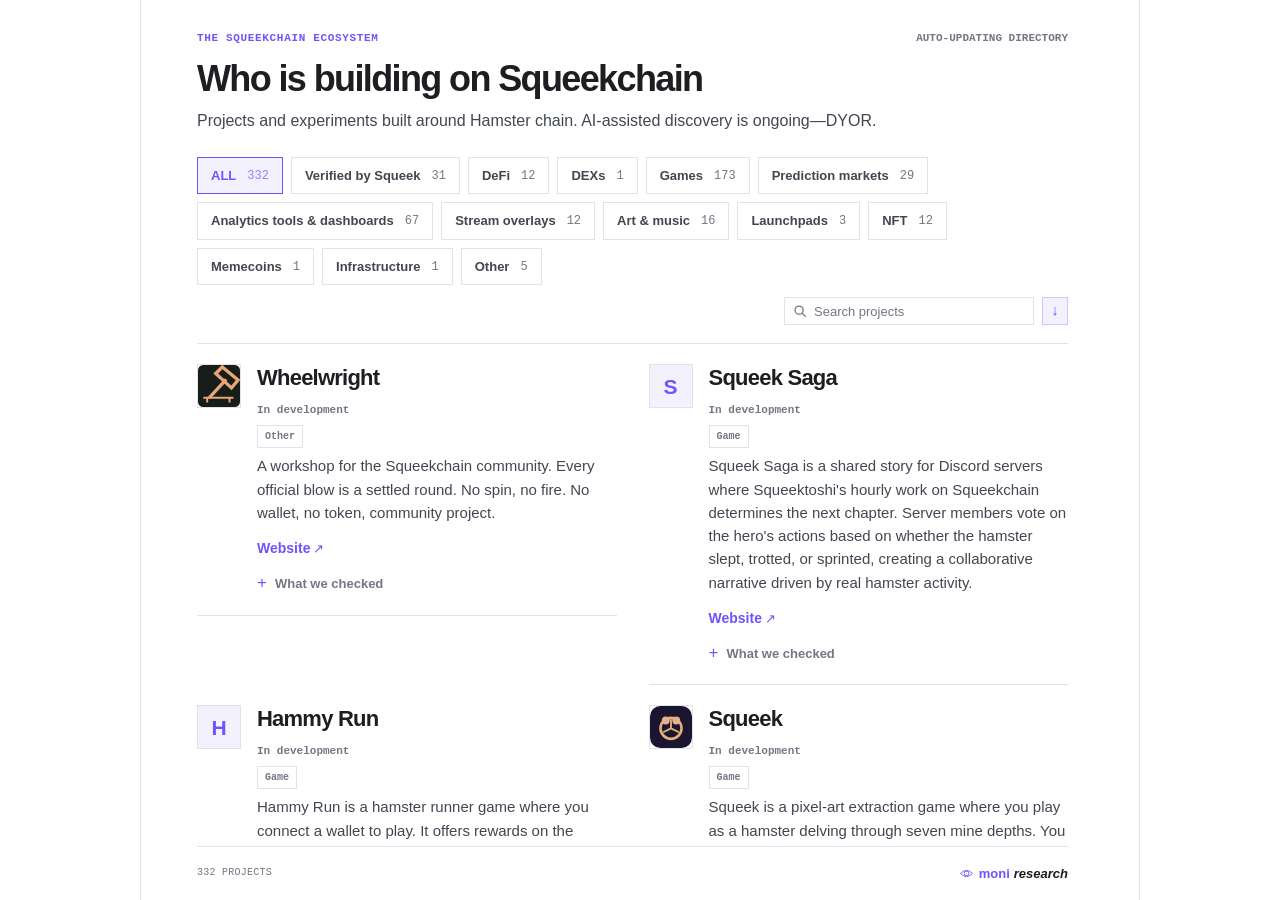
<file: index.html>
<!doctype html>
<html lang="en" class="embed-document">
<head>
  <meta charset="utf-8">
  <meta name="viewport" content="width=device-width,initial-scale=1">
  <meta name="description" content="An evidence-led directory of projects building with Squeekchain.">
  <meta name="color-scheme" content="light dark">
  <title>Squeek Radar — Ecosystem directory</title>
  <link rel="icon" href="./favicon.svg" type="image/svg+xml">
  <link rel="stylesheet" href="./style.css?v=20">
  <script src="./app.js?v=27" defer></script>
</head>
<body class="embed" data-public-feed="projects.json">
  <div class="page-shell">
    <header class="masthead">
      <a class="brand" href="./" aria-label="Squeek Radar home"><span class="brand-mark" aria-hidden="true">✳</span>Squeek Radar</a>
      <button id="theme" class="theme" type="button" aria-label="Switch color theme">◐ <span>Theme</span></button>
    </header>
    <main>
      <header class="embed-head" aria-labelledby="headline">
        <div class="intro-meta"><p class="eyebrow">THE SQUEEKCHAIN ECOSYSTEM</p><p id="published-at" class="published-at">AUTO-UPDATING DIRECTORY</p></div>
        <h1 id="headline">Who is building on Squeekchain</h1>
        <p class="intro-copy">Projects and experiments built around Hamster chain. AI-assisted discovery is ongoing—DYOR.</p>
      </header>
      <div class="source-info">
        <p class="scan-title"><span class="status-dot" id="coverage-dot"></span><span id="coverage-label">Checking sources</span></p>
        <p id="last-scan">Loading the latest observations…</p>
        <button id="source-toggle" class="text-button" aria-expanded="false" aria-controls="sources">Source coverage <span>+</span></button>
      </div>
      <section id="sources" class="sources" hidden aria-label="Source coverage"></section>
      <div class="directory-bar sr-only"><span>THE DIRECTORY</span><span id="project-count">—</span></div>
      <div class="directory-tools">
        <section id="category-chips" class="category-chips" role="group" aria-label="Project categories"></section>
        <div class="find-row">
          <div class="find" role="search"><label for="search" class="sr-only">Search projects</label><svg class="find-icon" viewBox="0 0 16 16" aria-hidden="true"><circle cx="7" cy="7" r="4.6" fill="none" stroke="currentColor" stroke-width="1.5"/><path d="M10.4 10.4 14 14" fill="none" stroke="currentColor" stroke-width="1.5" stroke-linecap="round"/></svg><input id="search" type="search" placeholder="Search projects" autocomplete="off" spellcheck="false" enterkeyhint="search"></div>
          <div class="sort-control"><button id="sort-toggle" class="sort-toggle" type="button" aria-label="Show oldest discoveries first" aria-describedby="sort-hint" aria-pressed="false" title="Show oldest discoveries first"><span aria-hidden="true">↓</span></button><span id="sort-hint" class="sort-hint" role="tooltip">Show oldest discoveries first</span></div>
        </div>
      </div>
      <section class="controls" aria-label="Filter projects">
        <div class="tabs" role="group" aria-label="Evidence filters"><button type="button" class="tab selected" data-filter="all" aria-pressed="true">Projects</button><button type="button" class="tab" data-filter="team" aria-pressed="false">Team mentions</button><button type="button" class="tab" data-filter="early" aria-pressed="false">Early signals</button><button type="button" class="tab" data-filter="chain" aria-pressed="false">On-chain</button></div>
        <div class="search-wrap"><label for="category" class="sr-only">Project category</label><select id="category" hidden><option value="all">All categories</option><option value="__squeek_verified">Verified by Squeek</option><option value="defi">DeFi</option><option value="dex">DEXs</option><option value="launchpad">Launchpads</option><option value="memecoin">Memecoins</option><option value="game">Games</option><option value="prediction">Prediction markets</option><option value="tools">Analytics tools &amp; dashboards</option><option value="streaming">Stream overlays</option><option value="art">Art &amp; music</option><option value="nft">NFT</option><option value="infrastructure">Infrastructure</option><option value="other">Other</option></select></div>
      </section>
      <div id="message" class="message" role="status" aria-live="polite">Loading the directory…</div>
      <section id="projects" class="projects" aria-label="Discovered projects"></section>
      <aside class="build-vault" aria-labelledby="vault-title">
        <p class="eyebrow">ON THE DRAWING BOARD</p>
        <h2 id="vault-title">SQK ↔ IMD Build Vault</h2>
        <p>A proposed way to support builders and use a share of app fees to buy and burn SQK.</p>
        <details>
          <summary>How it could work</summary>
          <div class="proposal-body">
            <div class="proposal-steps">
              <p><strong>01 / BACK</strong>SQK holders would pledge tokens to support a project.</p>
              <p><strong>02 / BUILD</strong>Vested bonds would bring in IMD to fund the builders.</p>
              <p><strong>03 / RECYCLE</strong>App fees would pay builders, buy and burn SQK, and replenish the IMD vault.</p>
            </div>
            <p>The <a href="https://x.com/pillheadddd/status/2112969134762074600" target="_blank" rel="noopener noreferrer">original proposal</a> describes a possible funding model. A deployed vault, funded projects and fee-driven burns have not been independently verified here.</p>
          </div>
        </details>
      </aside>
      <div class="embed-foot"><span id="embed-count" class="embed-count">An automatically updated directory</span><span class="mr" aria-label="Moni Research"><svg class="eye" viewBox="0 0 64 64" aria-hidden="true"><path d="M10 32c6.3-7.4 13.8-11.2 22-11.2S47.7 24.6 54 32c-6.3 7.4-13.8 11.2-22 11.2S16.3 39.4 10 32Z" fill="none" stroke="#6C42EB" stroke-width="3.1" stroke-linecap="round" stroke-linejoin="round"/><circle cx="32" cy="32" r="9" fill="none" stroke="#6C42EB" stroke-width="3"/></svg><b>moni</b><i>research</i></span></div>
      <footer><span class="footer-brand">Squeek Radar</span><p>Independent discovery. Sources included.<br>A listing is not an endorsement.</p></footer>
    </main>
  </div>
</body>
</html>
</file>
<file: style.css>
@charset "UTF-8";
/* Responsive directory layout. System fonts only; no font files or external requests. */
:root {
  --bg:#fff; --paper:#fff; --ink:#1d1e21; --body:#414650; --muted:#737783;
  --line:#e2e3ea; --accent:#7152ff; --accent-line:#cec5ff; --soft:#f4f1ff; --good:#268044;
  --sans:ui-sans-serif,-apple-system,BlinkMacSystemFont,"Segoe UI",Roboto,"Helvetica Neue",Arial,sans-serif;
  --mono:ui-monospace,SFMono-Regular,Consolas,"Liberation Mono",monospace;
  color-scheme:light;
}
* {box-sizing:border-box}
body {margin:0;background:var(--bg);color:var(--body);font:16px/1.5 var(--sans);-webkit-font-smoothing:antialiased}
button,input,select {font:inherit;color:inherit}
button {cursor:pointer}
a {color:var(--accent)}
button:focus-visible,a:focus-visible,input:focus-visible,summary:focus-visible,.page-shell:focus-visible {outline:2px solid var(--accent);outline-offset:4px}
.page-shell {max-width:1000px;margin:0 auto;padding:0 56px;border-inline:1px solid var(--line)}
.masthead {display:flex;align-items:center;justify-content:space-between;gap:16px;padding:24px 0;border-bottom:1px solid var(--line)}
.brand {display:inline-flex;align-items:center;gap:9px;font-weight:750;font-size:16px;letter-spacing:-.03em;color:var(--ink);text-decoration:none}
.brand-mark {color:var(--accent);font-size:22px;line-height:1}
.theme {border:1px solid var(--line);padding:5px 9px;background:var(--paper);font-size:12px}
.embed-head {padding:30px 0 24px}
.intro-meta {display:flex;justify-content:space-between;gap:14px;align-items:baseline;margin-bottom:12px}
.eyebrow,.published-at {margin:0;font:600 11px/1.5 var(--mono);letter-spacing:.06em;text-transform:uppercase}
.eyebrow {color:var(--accent)}
.published-at {color:var(--muted);text-align:right;letter-spacing:0}
h1 {margin:0;font:750 36px/1.12 var(--sans);letter-spacing:-.045em;color:var(--ink)}
.intro-copy {margin:10px 0 0;font-size:16px;line-height:1.5}
.source-info {display:flex;align-items:baseline;flex-wrap:wrap;gap:6px 14px;padding:0 0 20px;font-size:11px;color:var(--muted)}
.scan-title,#last-scan {margin:0}
.status-dot {display:inline-block;width:6px;height:6px;border-radius:50%;background:var(--muted);margin-right:6px}
.status-dot.good {background:var(--good)}
.text-button {padding:0;background:none;border:0;text-decoration:underline;text-underline-offset:3px;font-size:inherit}
.text-button span {color:var(--accent)}
.category-chips {display:flex;flex-wrap:wrap;gap:8px;padding:0 0 18px}
.category-chip {display:inline-flex;align-items:center;gap:11px;border:1px solid var(--line);background:var(--paper);padding:8px 13px;font-size:13px;font-weight:600;line-height:1.5}
.category-chip.selected {border-color:var(--accent);background:var(--soft);color:var(--accent)}
.chip-count {color:var(--muted);font:500 12px var(--mono)}
.category-chip.selected .chip-count {color:var(--accent);opacity:.7}
.controls {display:flex;justify-content:space-between;align-items:center;gap:12px;padding:0 0 18px}
.tabs {display:flex;flex-wrap:wrap;gap:4px}
.tab {background:transparent;border:0;color:var(--muted);font-size:11px;padding:4px 6px}
.tab.selected {color:var(--accent);background:var(--soft)}
.search-wrap {min-width:0}
input {width:170px;max-width:100%;padding:7px 9px;border:1px solid var(--line);background:var(--paper);color:var(--ink);font-size:12px;border-radius:0}
input::placeholder {color:var(--muted)}
.projects {display:grid;grid-template-columns:repeat(2,minmax(0,1fr));column-gap:32px;border-top:1px solid var(--line);align-items:start}
.project {padding:20px 0 21px;border-bottom:1px solid var(--line)}
.project-top {display:flex;align-items:flex-start;gap:16px}
.logo {width:44px;height:44px;flex:none;display:flex;align-items:center;justify-content:center;overflow:hidden;border:1px solid var(--line);background:var(--soft);color:var(--accent);font-size:21px;font-weight:700;text-transform:uppercase}
.logo img {display:block;width:100%;height:100%;object-fit:contain;background:var(--paper)}
.project-info {flex:1;min-width:0}
.name-row {display:flex;align-items:flex-start;flex-direction:column;gap:10px 18px;min-height:30px}
.project h2 {flex:1;min-width:0;margin:0;color:var(--ink);font:750 22px/1.25 var(--sans);letter-spacing:-.035em;overflow-wrap:anywhere}
.stage-tag {max-width:100%;text-align:left;color:var(--muted);font:600 11px/1.5 var(--mono)}
.stage-tag.confirmed {color:var(--good)}
.description {margin:6px 0 0;font-size:15px;line-height:1.55;overflow-wrap:anywhere}
.links {display:flex;flex-wrap:wrap;gap:8px 20px;margin:14px 0 0}
.project-link {display:inline-flex;align-items:center;gap:3px;color:var(--accent);font-size:14px;font-weight:650;text-decoration:none;white-space:nowrap}
.project-link:hover {text-decoration:underline;text-underline-offset:3px}
.arrow {font-size:13px;font-weight:500}
.project>.evidence-note {margin-left:60px;margin-top:9px}
.project details {margin:15px 0 0 60px}
.project summary {display:flex;align-items:baseline;gap:8px;width:fit-content;max-width:100%;list-style:none;color:var(--muted);font-size:13px;font-weight:650;cursor:pointer}
.project summary::-webkit-details-marker {display:none}
.project summary:before {content:'+';color:var(--accent);font-size:17px;font-weight:500;line-height:1}
.project details[open] summary:before {content:'−'}
.details-body {padding:9px 0 0}
.verification-copy {padding:14px 16px;border-left:3px solid var(--accent-line);background:var(--soft);font-size:13px;line-height:1.65;overflow-wrap:anywhere}
.verification-copy p {margin:0 0 12px}
.verification-copy p:last-child {margin-bottom:0}
.verification-copy a,.proposal-body a {text-underline-offset:3px}
.evidence-note {margin:4px 0;color:var(--muted);font-size:11px;line-height:1.6;overflow-wrap:anywhere}
.sources {border:1px solid var(--line);padding:8px 16px;margin:0 0 18px}
.sources[hidden] {display:none}
.source-row {display:flex;justify-content:space-between;gap:12px;padding:8px 0;border-bottom:1px solid var(--line);font-size:12px}
.source-row:last-child {border:0}
.source-state {font:500 10px/1.6 var(--mono);text-align:right;color:var(--muted)}
.message {padding:25px 14px;border-block:1px solid var(--line);font-size:14px;text-align:center;color:var(--muted)}
.message[hidden] {display:none}
.embed-foot,footer {display:flex;justify-content:space-between;align-items:center;gap:16px;padding:18px 0;color:var(--muted)}
.footer-brand {font-weight:750;color:var(--ink);font-size:13px;letter-spacing:-.02em;white-space:nowrap}
footer p {margin:0;font-size:11px;text-align:right}
.embed-foot {display:none;border-top:1px solid var(--line)}
.embed-count {font:500 10px/1.6 var(--mono);text-transform:uppercase;letter-spacing:.025em}
.sr-only {position:absolute;width:1px;height:1px;padding:0;margin:-1px;overflow:hidden;clip:rect(0,0,0,0);white-space:nowrap;border:0}
body.dark {--bg:#121318;--paper:#17181e;--ink:#f2f2f5;--body:#c9cbd4;--muted:#a0a2af;--line:#30323c;--accent:#ad96ff;--accent-line:#7866ac;--soft:#272035;--good:#76c695;color-scheme:dark}
.embed .masthead,.embed .source-info,.embed .controls,.embed footer,.embed .sources {display:none}
.embed .embed-head{position:sticky;top:0;z-index:2;background:var(--bg);padding-top:30px}
.embed .embed-foot{position:sticky;bottom:0;display:flex;z-index:2;background:var(--bg)}
html.embed-document,.embed-document body {height:100%;overflow:hidden}
.embed .page-shell {height:100vh;overflow-y:auto;overscroll-behavior:contain;scrollbar-gutter:stable;scroll-padding-top:165px;scroll-padding-bottom:60px}
@media(max-width:760px) {
  .projects {grid-template-columns:1fr}
  .page-shell {padding-inline:28px}
  h1 {font-size:32px}
  .intro-meta {align-items:flex-start;flex-wrap:wrap;gap:5px}
  .published-at {font-size:10px}
  .controls {align-items:flex-start;flex-direction:column}
  .search-wrap,input {width:100%}
}
@media(max-width:420px) {
  .page-shell {padding-inline:19px}
  .masthead {padding-block:18px}
  .embed .page-shell {scroll-padding-top:240px}
  .embed-head,.embed .embed-head {padding:24px 0 20px}
  h1 {font-size:29px;line-height:1.1}
  .intro-copy {font-size:14px}
  .eyebrow {font-size:10px}
  .category-chips {gap:6px;padding-bottom:16px}
  .category-chip {padding:7px 10px;gap:8px;font-size:12px}
  .chip-count {font-size:11px}
  .project {padding-block:19px 20px}
  .project-top {gap:12px}
  .logo {width:36px;height:36px;font-size:18px}
  .project h2 {font-size:19px}
  .name-row {flex-wrap:wrap;gap:5px;min-height:36px}
  .stage-tag {max-width:none;text-align:left;font-size:10px}
  .description {margin:8px 0 0;font-size:14px}
  .links {gap:8px 15px}
  .project-link {font-size:13px}
  .project details,.project>.evidence-note {margin-left:48px}
  .embed-foot {gap:10px;padding-block:12px}
  .embed-count {font-size:9px}
}
@media(max-height:480px) {
  .embed .embed-head {padding-block:12px}
  .embed .intro-copy,.embed .published-at {display:none}
  .embed .page-shell {scroll-padding-top:85px}
  .embed h1 {font-size:22px}
  .embed .intro-copy {font-size:13px;margin-top:6px}
  .embed .intro-meta {margin-bottom:8px}
  .embed .embed-foot {padding-block:9px}
}
@media(prefers-reduced-motion:no-preference) {
  .category-chip,.tab {transition:background .15s,border-color .15s,color .15s}
}

.mr {display:inline-flex;align-items:center;gap:4px;color:var(--ink);font:13px/1 var(--sans);white-space:nowrap}
.mr b {color:var(--accent);font-weight:700}
.mr i {font-weight:650}
.eye {display:block;width:17px;height:17px;flex:none}
.build-vault {margin:24px 0;padding:20px;border:1px solid var(--accent-line);background:var(--soft)}
.build-vault h2 {margin:9px 0 5px;color:var(--ink);font-size:21px;line-height:1.3;letter-spacing:-.025em}
.build-vault>p:not(.eyebrow) {margin:0;font-size:14px}
.build-vault summary {display:flex;align-items:baseline;gap:8px;width:fit-content;margin-top:14px;color:var(--accent);font-size:14px;font-weight:650;cursor:pointer;list-style:none}
.build-vault summary::-webkit-details-marker {display:none}
.build-vault summary:before {content:'+'}
.build-vault details[open] summary:before {content:'−'}
.proposal-body {margin-top:14px;padding:16px;border-left:3px solid var(--accent-line);background:var(--paper);font-size:14px;line-height:1.6}
.proposal-body>p {margin:16px 0 0}
.proposal-steps {display:grid;grid-template-columns:repeat(3,minmax(0,1fr));gap:20px}
.proposal-steps p {margin:0}
.proposal-steps strong {display:block;margin-bottom:8px;color:var(--accent);font:600 11px/1.5 var(--mono)}
@media(max-width:760px) {
  .proposal-steps {grid-template-columns:1fr;gap:16px}
  .build-vault {padding:16px}
}

.logo.curated img {object-fit:cover}

/* Discovery-date order: current direction on the button, next action in the hint. */
.directory-tools .category-chips {padding-bottom:12px}
/* Search and date order share one row under the categories, aligned right. */
.find-row {display:flex;align-items:center;justify-content:flex-end;gap:8px;padding:0 0 18px}
.find {position:relative;flex:0 1 250px;min-width:0}
.find input {display:block;width:100%;height:28px;padding:0 9px 0 29px;font-size:13px;-webkit-appearance:none;appearance:none}
.find input:focus-visible {outline:0;border-color:var(--accent);box-shadow:0 0 0 1px var(--accent)}
.find input::-webkit-search-decoration {-webkit-appearance:none}
.find-icon {position:absolute;left:9px;top:50%;width:14px;height:14px;margin-top:-7px;color:var(--muted);pointer-events:none}
@media(max-width:760px) {.find {flex:1 1 auto}}
.sort-control {position:relative;flex:none}
.sort-toggle {position:relative;width:26px;height:28px;padding:0;display:grid;place-items:center;border:1px solid var(--accent-line);background:var(--soft);color:var(--accent);font:500 15px/1 var(--mono)}
.sort-toggle::before {content:"";position:absolute;inset:-7px}
.sort-toggle:hover {border-color:var(--accent);color:var(--accent)}
.sort-hint {position:absolute;right:0;top:calc(100% + 7px);z-index:5;width:max-content;max-width:190px;padding:7px 9px;background:var(--ink);color:var(--bg);font:12px/1.4 var(--sans);box-shadow:0 3px 12px #0002;pointer-events:none;opacity:0;visibility:hidden;transition:opacity .12s}
.sort-toggle:hover + .sort-hint,.sort-toggle:focus-visible + .sort-hint {opacity:1;visibility:visible}

.badges {display:flex;flex-wrap:wrap;gap:6px;margin:7px 0 0}
.category-badge,.showcase-badge {display:inline-flex;max-width:100%;padding:3px 7px;border:1px solid var(--line);font:600 10px/1.5 var(--mono);text-decoration:none;white-space:normal}
.category-badge {background:var(--paper);color:var(--muted)}
.showcase-badge {background:var(--soft);color:var(--accent)}
.showcase-source {font-size:inherit}
</file>
